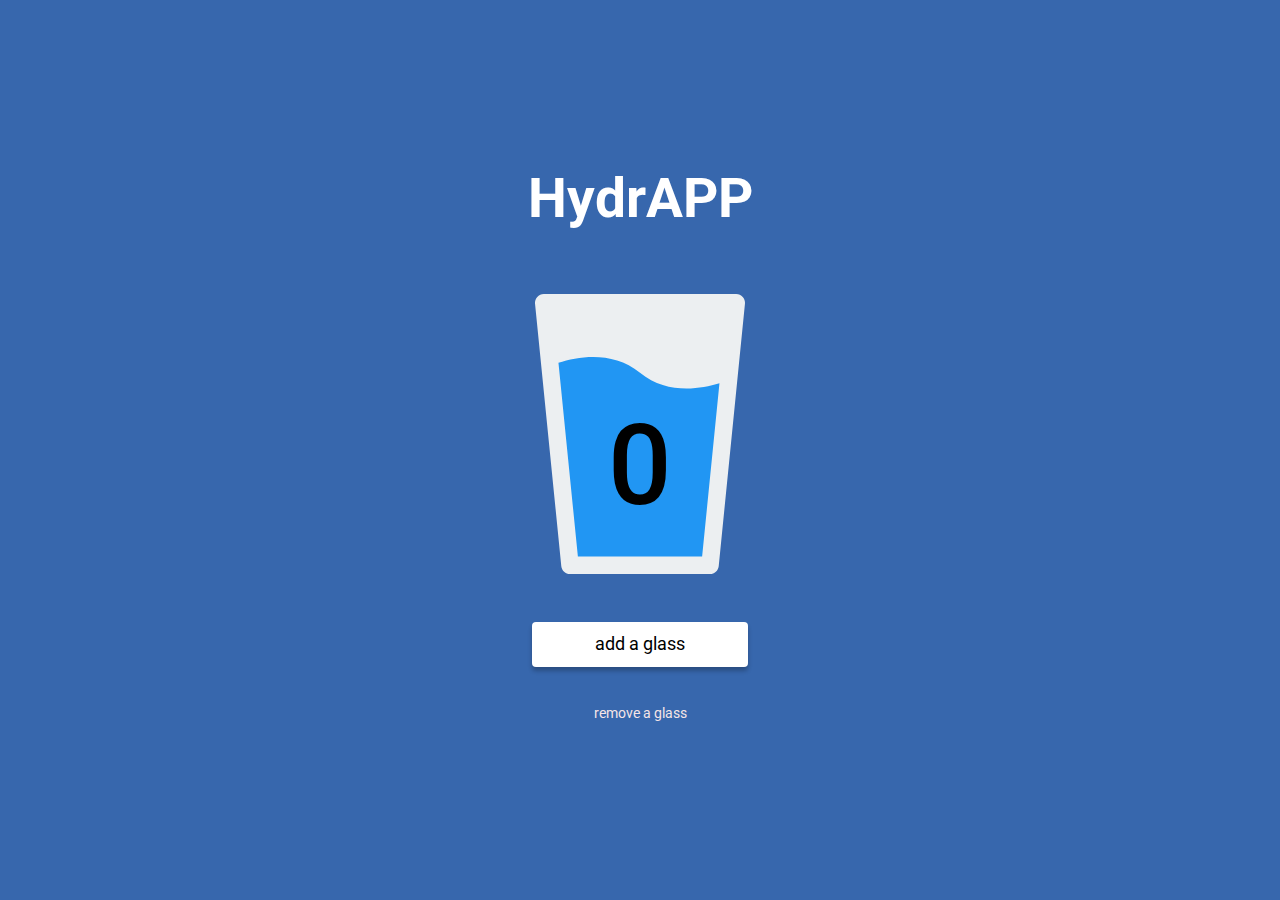
<file: index.html>
<!DOCTYPE html>
<html lang="en">
  <head>
    <meta charset="UTF-8" />
    <meta name="viewport" content="width=device-width, initial-scale=1.0" />
    <meta http-equiv="X-UA-Compatible" content="ie=edge" />
    <title>HydrAPP</title>
    <meta name="description" content="HydrAPP" />

    <!-- Title -->
    <meta property="og:title" content="HydrAPP" />
    <!-- OPTIONAL description. 2-4 sentences. -->
    <meta property="og:description" content="HydrAPP" />
    <!-- full url with http(s) ie. https://maciejkorsan.github.io/my-repo/ -->
    <meta property="og:url" content="https://michal-robert-adamczyk.github.io/hydrapp/" />
    <!-- full url to the image with http(s) ie. https://maciejkorsan.github.io/my-repo/assets/img/fb.png. Facebook suggests at least 1200 x 630. -->
    <meta property="og:image" content="https://michal-robert-adamczyk.github.io/hydrapp/assets/img/cover.png" />

    <link rel="manifest" href="manifest.json" />
    <meta name="apple-mobile-web-app-capable" content="yes" />
    <link
      rel="apple-touch-icon"
      sizes="192x192"
      href="assets/pwa/icons/icon-192x192.png"
    />

    <link
      rel="icon"
      type="image/png"
      href="assets/pwa/icons/icon-192x192.png"
    />

    <link rel="stylesheet" href="css/main.css" />
  </head>
  <body>
    <main class="main">
      <h1 class="heading">HydrAPP</h1>
      <div class="counter">
        <span class="counter__value counter__value--js">0</span>
      </div>
      <button class="button-add button-add--js">add a glass</button>
      <button class="button-remove button-remove--js">remove a glass</button>
    </main>

    <script src="js/main.js"></script>
  </body>
</html>
</file>
<file: css/main.css>
/*! normalize.css v8.0.1 | MIT License | github.com/necolas/normalize.css */
/* Document
   ========================================================================== */
/**
 * 1. Correct the line height in all browsers.
 * 2. Prevent adjustments of font size after orientation changes in iOS.
 */
@import url("https://fonts.googleapis.com/css?family=Roboto:500&display=swap&subset=latin-ext");
html {
  line-height: 1.15;
  /* 1 */
  -webkit-text-size-adjust: 100%;
  /* 2 */ }

/* Sections
   ========================================================================== */
/**
 * Remove the margin in all browsers.
 */
body {
  margin: 0; }

/**
 * Render the `main` element consistently in IE.
 */
main {
  display: block; }

/**
 * Correct the font size and margin on `h1` elements within `section` and
 * `article` contexts in Chrome, Firefox, and Safari.
 */
h1 {
  font-size: 2em;
  margin: 0.67em 0; }

/* Grouping content
   ========================================================================== */
/**
 * 1. Add the correct box sizing in Firefox.
 * 2. Show the overflow in Edge and IE.
 */
hr {
  -webkit-box-sizing: content-box;
          box-sizing: content-box;
  /* 1 */
  height: 0;
  /* 1 */
  overflow: visible;
  /* 2 */ }

/**
 * 1. Correct the inheritance and scaling of font size in all browsers.
 * 2. Correct the odd `em` font sizing in all browsers.
 */
pre {
  font-family: monospace, monospace;
  /* 1 */
  font-size: 1em;
  /* 2 */ }

/* Text-level semantics
   ========================================================================== */
/**
 * Remove the gray background on active links in IE 10.
 */
a {
  background-color: transparent; }

/**
 * 1. Remove the bottom border in Chrome 57-
 * 2. Add the correct text decoration in Chrome, Edge, IE, Opera, and Safari.
 */
abbr[title] {
  border-bottom: none;
  /* 1 */
  text-decoration: underline;
  /* 2 */
  -webkit-text-decoration: underline dotted;
          text-decoration: underline dotted;
  /* 2 */ }

/**
 * Add the correct font weight in Chrome, Edge, and Safari.
 */
b,
strong {
  font-weight: bolder; }

/**
 * 1. Correct the inheritance and scaling of font size in all browsers.
 * 2. Correct the odd `em` font sizing in all browsers.
 */
code,
kbd,
samp {
  font-family: monospace, monospace;
  /* 1 */
  font-size: 1em;
  /* 2 */ }

/**
 * Add the correct font size in all browsers.
 */
small {
  font-size: 80%; }

/**
 * Prevent `sub` and `sup` elements from affecting the line height in
 * all browsers.
 */
sub,
sup {
  font-size: 75%;
  line-height: 0;
  position: relative;
  vertical-align: baseline; }

sub {
  bottom: -0.25em; }

sup {
  top: -0.5em; }

/* Embedded content
   ========================================================================== */
/**
 * Remove the border on images inside links in IE 10.
 */
img {
  border-style: none; }

/* Forms
   ========================================================================== */
/**
 * 1. Change the font styles in all browsers.
 * 2. Remove the margin in Firefox and Safari.
 */
button,
input,
optgroup,
select,
textarea {
  font-family: inherit;
  /* 1 */
  font-size: 100%;
  /* 1 */
  line-height: 1.15;
  /* 1 */
  margin: 0;
  /* 2 */ }

/**
 * Show the overflow in IE.
 * 1. Show the overflow in Edge.
 */
button,
input {
  /* 1 */
  overflow: visible; }

/**
 * Remove the inheritance of text transform in Edge, Firefox, and IE.
 * 1. Remove the inheritance of text transform in Firefox.
 */
button,
select {
  /* 1 */
  text-transform: none; }

/**
 * Correct the inability to style clickable types in iOS and Safari.
 */
button,
[type="button"],
[type="reset"],
[type="submit"] {
  -webkit-appearance: button; }

/**
 * Remove the inner border and padding in Firefox.
 */
button::-moz-focus-inner,
[type="button"]::-moz-focus-inner,
[type="reset"]::-moz-focus-inner,
[type="submit"]::-moz-focus-inner {
  border-style: none;
  padding: 0; }

/**
 * Restore the focus styles unset by the previous rule.
 */
button:-moz-focusring,
[type="button"]:-moz-focusring,
[type="reset"]:-moz-focusring,
[type="submit"]:-moz-focusring {
  outline: 1px dotted ButtonText; }

/**
 * Correct the padding in Firefox.
 */
fieldset {
  padding: 0.35em 0.75em 0.625em; }

/**
 * 1. Correct the text wrapping in Edge and IE.
 * 2. Correct the color inheritance from `fieldset` elements in IE.
 * 3. Remove the padding so developers are not caught out when they zero out
 *    `fieldset` elements in all browsers.
 */
legend {
  -webkit-box-sizing: border-box;
          box-sizing: border-box;
  /* 1 */
  color: inherit;
  /* 2 */
  display: table;
  /* 1 */
  max-width: 100%;
  /* 1 */
  padding: 0;
  /* 3 */
  white-space: normal;
  /* 1 */ }

/**
 * Add the correct vertical alignment in Chrome, Firefox, and Opera.
 */
progress {
  vertical-align: baseline; }

/**
 * Remove the default vertical scrollbar in IE 10+.
 */
textarea {
  overflow: auto; }

/**
 * 1. Add the correct box sizing in IE 10.
 * 2. Remove the padding in IE 10.
 */
[type="checkbox"],
[type="radio"] {
  -webkit-box-sizing: border-box;
          box-sizing: border-box;
  /* 1 */
  padding: 0;
  /* 2 */ }

/**
 * Correct the cursor style of increment and decrement buttons in Chrome.
 */
[type="number"]::-webkit-inner-spin-button,
[type="number"]::-webkit-outer-spin-button {
  height: auto; }

/**
 * 1. Correct the odd appearance in Chrome and Safari.
 * 2. Correct the outline style in Safari.
 */
[type="search"] {
  -webkit-appearance: textfield;
  /* 1 */
  outline-offset: -2px;
  /* 2 */ }

/**
 * Remove the inner padding in Chrome and Safari on macOS.
 */
[type="search"]::-webkit-search-decoration {
  -webkit-appearance: none; }

/**
 * 1. Correct the inability to style clickable types in iOS and Safari.
 * 2. Change font properties to `inherit` in Safari.
 */
::-webkit-file-upload-button {
  -webkit-appearance: button;
  /* 1 */
  font: inherit;
  /* 2 */ }

/* Interactive
   ========================================================================== */
/*
 * Add the correct display in Edge, IE 10+, and Firefox.
 */
details {
  display: block; }

/*
 * Add the correct display in all browsers.
 */
summary {
  display: list-item; }

/* Misc
   ========================================================================== */
/**
 * Add the correct display in IE 10+.
 */
template {
  display: none; }

/**
 * Add the correct display in IE 10.
 */
[hidden] {
  display: none; }

html {
  -webkit-box-sizing: border-box;
          box-sizing: border-box;
  background: #3767AD; }

*, *:before, *:after {
  -webkit-box-sizing: inherit;
          box-sizing: inherit; }

body {
  color: #fff;
  background: #3767AD;
  font-family: Roboto;
  font-weight: 500;
  min-height: 100vh;
  display: -webkit-box;
  display: -ms-flexbox;
  display: flex;
  -webkit-box-align: center;
      -ms-flex-align: center;
          align-items: center;
  -webkit-box-pack: center;
      -ms-flex-pack: center;
          justify-content: center;
  padding: 16px; }

.button-add {
  padding: 12px;
  font-size: 18px;
  color: #000;
  border: none;
  border-radius: 4px;
  background: #fff;
  min-width: 216px;
  -webkit-box-shadow: 0px 4px 4px rgba(0, 0, 0, 0.25);
          box-shadow: 0px 4px 4px rgba(0, 0, 0, 0.25);
  margin: 48px 0 26px; }

.button-remove {
  background: none;
  border: none;
  min-width: 216px;
  padding: 12px;
  font-size: 14px;
  color: #F5E5E7; }

.counter {
  width: 280px;
  height: 280px;
  background: url("../assets/img/water-glass.svg") center center;
  background-size: contain;
  display: -webkit-box;
  display: -ms-flexbox;
  display: flex;
  -webkit-box-align: center;
      -ms-flex-align: center;
          align-items: center;
  -webkit-box-pack: center;
      -ms-flex-pack: center;
          justify-content: center;
  color: #000;
  font-size: 112px; }
  .counter__value {
    display: block;
    padding-top: 64px; }

.heading {
  font-size: 55px;
  margin: 0 0 64px 0;
  padding: 0; }

.main {
  display: -webkit-box;
  display: -ms-flexbox;
  display: flex;
  -webkit-box-orient: vertical;
  -webkit-box-direction: normal;
      -ms-flex-direction: column;
          flex-direction: column;
  -webkit-box-align: center;
      -ms-flex-align: center;
          align-items: center; }

/*# sourceMappingURL=main.css.map */
</file>
